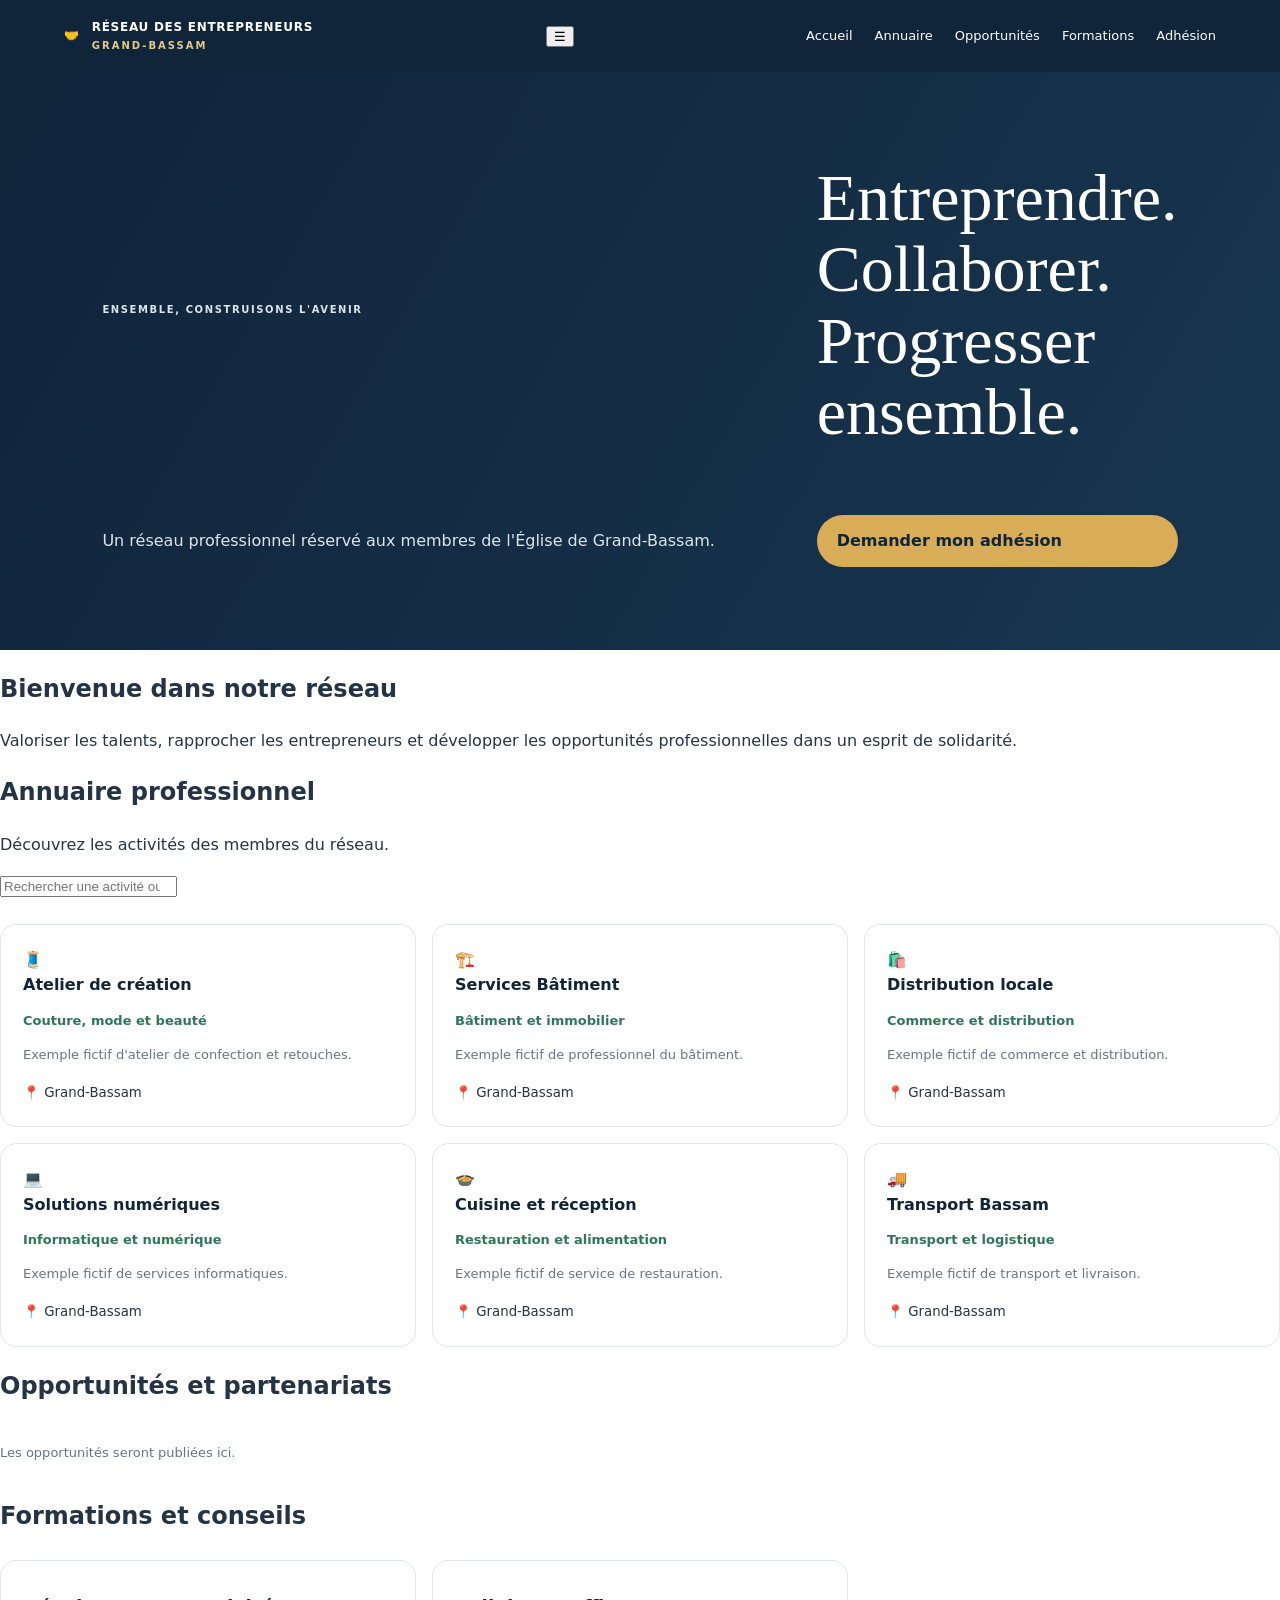
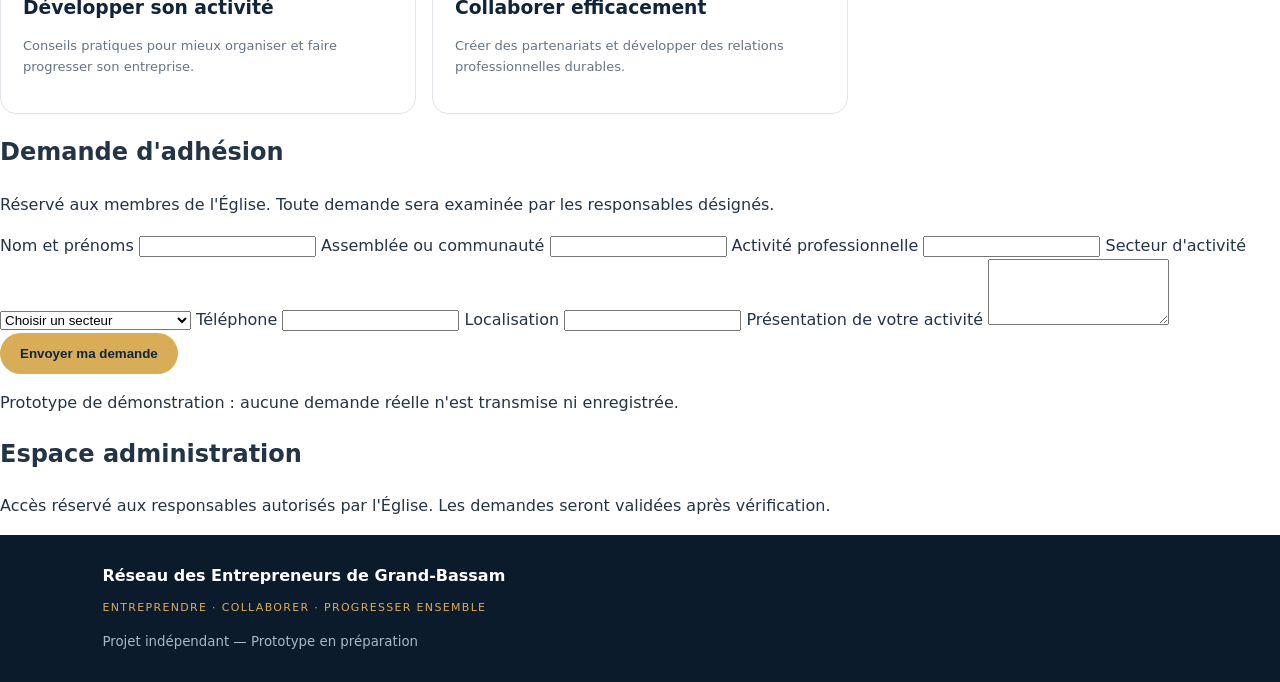
<file: reseau-entrepreneurs/reseau-entrepreneurs/index.html>
<!DOCTYPE html>
<html lang="fr">
<head>
  <meta charset="UTF-8">
  <meta name="viewport" content="width=device-width, initial-scale=1.0">
  <meta name="description" content="Réseau des Entrepreneurs de Grand-Bassam">
  <title>Réseau des Entrepreneurs | Grand-Bassam</title>
  <link rel="stylesheet" href="styles.css">
</head>
<body>

<header class="site-header">
  <div class="brand">
    <span class="brand-icon">🤝</span>
    <div>
      <strong>RÉSEAU DES ENTREPRENEURS</strong>
      <small>GRAND-BASSAM</small>
    </div>
  </div>
  <button id="menu-toggle" aria-label="Ouvrir le menu">☰</button>
  <nav id="main-nav">
    <a href="#accueil">Accueil</a>
    <a href="#annuaire">Annuaire</a>
    <a href="#opportunites">Opportunités</a>
    <a href="#formations">Formations</a>
    <a href="#inscription">Adhésion</a>
  </nav>
</header>

<main>
  <section id="accueil" class="hero">
    <p class="eyebrow">ENSEMBLE, CONSTRUISONS L'AVENIR</p>
    <h1>Entreprendre.<br>Collaborer.<br>Progresser ensemble.</h1>
    <p>Un réseau professionnel réservé aux membres de l'Église de Grand-Bassam.</p>
    <a class="btn" href="#inscription">Demander mon adhésion</a>
  </section>

  <section class="intro">
    <h2>Bienvenue dans notre réseau</h2>
    <p>Valoriser les talents, rapprocher les entrepreneurs et développer les opportunités professionnelles dans un esprit de solidarité.</p>
  </section>

  <section id="annuaire">
    <h2>Annuaire professionnel</h2>
    <p>Découvrez les activités des membres du réseau.</p>
    <input id="search-member" type="search" placeholder="Rechercher une activité ou un métier...">
    <div id="members-list" class="cards">
      <p>Les profils des membres apparaîtront ici.</p>
    </div>
  </section>

  <section id="opportunites">
    <h2>Opportunités et partenariats</h2>
    <div id="opportunities-list" class="cards">
      <p>Les opportunités seront publiées ici.</p>
    </div>
  </section>

  <section id="formations">
    <h2>Formations et conseils</h2>
    <div class="cards">
      <article class="card">
        <h3>Développer son activité</h3>
        <p>Conseils pratiques pour mieux organiser et faire progresser son entreprise.</p>
      </article>
      <article class="card">
        <h3>Collaborer efficacement</h3>
        <p>Créer des partenariats et développer des relations professionnelles durables.</p>
      </article>
    </div>
  </section>

  <section id="inscription">
    <h2>Demande d'adhésion</h2>
    <p>Réservé aux membres de l'Église. Toute demande sera examinée par les responsables désignés.</p>
    <form id="membership-form">
      <label>Nom et prénoms
        <input name="fullname" required>
      </label>
      <label>Assemblée ou communauté
        <input name="community" required>
      </label>
      <label>Activité professionnelle
        <input name="activity" required>
      </label>
      <label>Secteur d'activité
        <select name="sector" required>
          <option value="">Choisir un secteur</option>
          <option>Commerce et distribution</option>
          <option>Artisanat et métiers manuels</option>
          <option>Couture, mode et beauté</option>
          <option>Bâtiment et immobilier</option>
          <option>Transport et logistique</option>
          <option>Agriculture et élevage</option>
          <option>Informatique et numérique</option>
          <option>Restauration et alimentation</option>
          <option>Services professionnels</option>
          <option>Autre</option>
        </select>
      </label>
      <label>Téléphone
        <input name="phone" type="tel" required>
      </label>
      <label>Localisation
        <input name="location" required>
      </label>
      <label>Présentation de votre activité
        <textarea name="description" rows="4"></textarea>
      </label>
      <button class="btn" type="submit">Envoyer ma demande</button>
    </form>
    <p class="notice">Prototype de démonstration : aucune demande réelle n'est transmise ni enregistrée.</p>
  </section>

  <section id="administration">
    <h2>Espace administration</h2>
    <p>Accès réservé aux responsables autorisés par l'Église. Les demandes seront validées après vérification.</p>
  </section>
</main>

<footer>
  <strong>Réseau des Entrepreneurs de Grand-Bassam</strong>
  <p>ENTREPRENDRE · COLLABORER · PROGRESSER ENSEMBLE</p>
  <small>Projet indépendant — Prototype en préparation</small>
</footer>

<script src="app.js"></script>
</body>
  </html>
</file>
<file: reseau-entrepreneurs/reseau-entrepreneurs/styles.css>
:root{--navy:#10243a;--navy2:#183650;--gold:#d9ad57;--green:#2f765b;--ink:#243447;--muted:#657486;--line:#e1e6eb;--soft:#f4f6f8}*{box-sizing:border-box}html{scroll-behavior:smooth}body{margin:0;font-family:system-ui,"Segoe UI",sans-serif;color:var(--ink);line-height:1.6}header{min-height:72px;padding:12px 5vw;display:flex;align-items:center;justify-content:space-between;gap:18px;background:var(--navy);color:white;position:sticky;top:0;z-index:5}.brand{display:flex;gap:12px;align-items:center;color:white;text-decoration:none;font-weight:800;font-size:12px;letter-spacing:.06em}.brand small{display:block;color:#e4c98e;font-size:10px;letter-spacing:.2em}nav{display:flex;gap:22px}nav a{color:white;text-decoration:none;font-size:13px}#menu{display:none}.hero{background:linear-gradient(120deg,var(--navy),var(--navy2));color:white;padding:80px 8vw;display:grid;grid-template-columns:1.3fr .7fr;gap:45px;align-items:center}.hero h1{font:clamp(40px,6vw,66px)/1.08 Georgia,serif;margin:10px 0 20px}.hero p{max-width:700px;color:#dce5ec}.eyebrow{color:var(--gold);font-size:10px;font-weight:800;letter-spacing:.16em}.btn{display:inline-block;background:var(--gold);color:var(--navy);border:0;border-radius:30px;padding:13px 20px;font-weight:800;text-decoration:none;cursor:pointer}.hero aside{padding:30px;border:1px solid #ffffff40;border-radius:22px;text-align:center;background:#ffffff0d}.hero aside div{font-size:48px}.hero aside h2{color:var(--gold);font:24px/1.4 Georgia,serif;letter-spacing:.1em}.section{padding:65px 8vw}.section h2{font:clamp(30px,4vw,42px)/1.15 Georgia,serif;color:var(--navy)}.center{text-align:center}.center>p:not(.eyebrow){max-width:760px;margin:0 auto 25px;color:var(--muted)}.cards{display:grid;grid-template-columns:repeat(3,1fr);gap:16px;margin-top:25px}.cards article{border:1px solid var(--line);border-radius:16px;padding:22px;background:white;text-align:left}.cards h3{color:var(--navy);margin:10px 0}.cards p{font-size:13px;color:var(--muted)}.cards b{color:var(--green)}.pale{background:var(--soft)}.private{font:12px system-ui;background:#e8efe9;color:var(--green);border-radius:20px;padding:8px 12px;vertical-align:middle}#search{width:min(100%,520px);padding:13px;border:1px solid var(--line);border-radius:10px;margin:16px 0}.member{background:white;border:1px solid var(--line);padding:20px;border-radius:15px}.member strong{color:var(--navy)}.join{background:var(--navy);color:white;display:grid;grid-template-columns:1fr minmax(300px,.8fr);gap:55px}.join h2{color:white}.join form{background:white;color:var(--ink);padding:26px;border-radius:18px;display:grid;gap:12px}.join form h3{margin:0;color:var(--navy);font:24px Georgia,serif}.join label{display:grid;gap:5px;font-size:12px;font-weight:700}.join input,.join select,.join textarea{width:100%;padding:11px;border:1px solid var(--line);border-radius:8px;font:inherit}.join ul{padding-left:20px;color:#dce5ec}.note{font-size:11px;color:#aebdca}.steps{display:flex;justify-content:center;gap:10px;flex-wrap:wrap}.steps span{padding:10px 15px;border-radius:25px;background:var(--soft);font-size:12px;font-weight:700;color:var(--navy)}footer{background:#0b1b2c;color:white;padding:28px 8vw}footer p{color:var(--gold);font-size:11px;letter-spacing:.12em}footer small{color:#aab8c4}@media(max-width:760px){.hero,.join{grid-template-columns:1fr}.hero{padding:55px 7vw}.cards{grid-template-columns:1fr}.section{padding:52px 7vw}#menu{display:block;background:none;border:1px solid #ffffff66;color:white;padding:8px 12px;border-radius:8px}nav{display:none;position:absolute;top:68px;left:0;right:0;background:var(--navy);padding:18px;flex-direction:column}nav.open{display:flex}}
</file>
